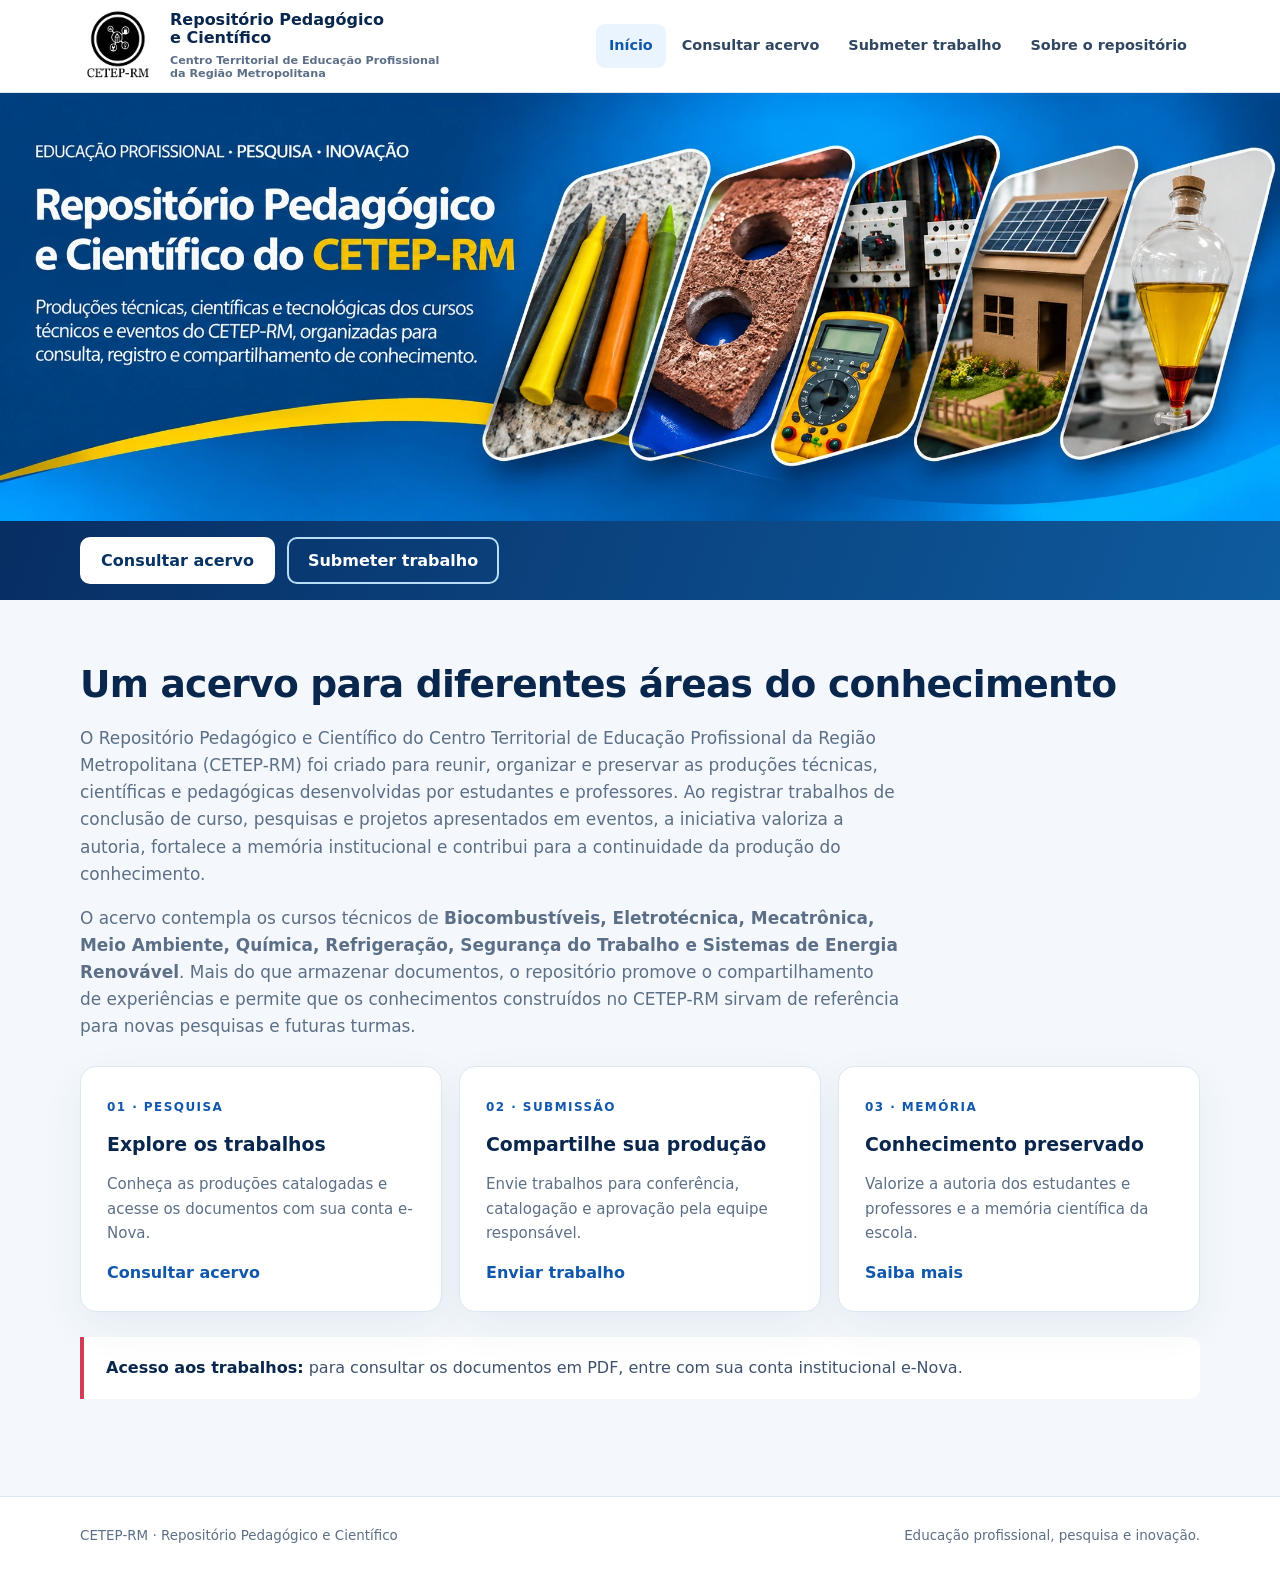
<file: index.html>
<!doctype html><html lang="pt-BR"><head><meta charset="utf-8"><meta name="viewport" content="width=device-width,initial-scale=1"><meta name="theme-color" content="#09264d"><meta name="description" content="Portal do acervo pedagógico e científico do CETEP-RM."><title>Início | Repositório CETEP-RM</title><link rel="stylesheet" href="assets/style.css?v=20261116-hero-mobile-fix"><link rel="icon" href="assets/logo-cetep-rm-original.png" type="image/png"></head><body><a class="skip-link" href="#conteudo">Ir ao conteúdo</a>
<header class="header"><div class="container header-inner">
<a class="brand" href="index.html" aria-label="Repositório Pedagógico e Científico do CETEP-RM">
<img class="brand__logo" src="assets/logo-cetep-rm-original.png" alt="Logo oficial do CETEP-RM" width="74" height="74">
<span class="brand__text"><strong class="brand__name">Repositório Pedagógico<br>e Científico</strong><small class="brand__sub">Centro Territorial de Educação Profissional<br>da Região Metropolitana</small></span></a>
<button type="button" class="menu-button" data-menu-button aria-expanded="false" aria-controls="nav-principal">Menu</button>
<nav class="nav" id="nav-principal" data-nav aria-label="Menu principal">
<a href="index.html" aria-current="page">Início</a>
<a href="consultar.html">Consultar acervo</a>
<a href="submeter.html">Submeter trabalho</a>
<a href="sobre.html">Sobre o repositório</a>
</nav></div></header><main id="conteudo"><section class="hero-banner" aria-labelledby="titulo-repositorio">
<img class="hero-banner__image" src="assets/banner-cetep-rm-final.webp" alt="Representação das áreas de Química, Eletrotécnica, Mecatrônica, Meio Ambiente e energias renováveis" width="2170" height="725" loading="eager" fetchpriority="high" decoding="async">
<div class="hero-banner__actions">
  <div class="container hero-banner__actions-inner">
    <div class="hero-banner__mobile-copy">
      <h1 id="titulo-repositorio">Repositório Pedagógico e Científico do CETEP-RM</h1>
      <p>Produções técnicas, científicas e tecnológicas da nossa comunidade escolar.</p>
    </div>
    <div class="hero-banner__buttons">
      <a href="consultar.html" class="button button--white">Consultar acervo</a>
      <a href="submeter.html" class="button button--outline">Submeter trabalho</a>
    </div>
  </div>
</div>
</section>
<section class="section"><div class="container"><h2>Um acervo para diferentes áreas do conhecimento</h2><p class="lead">O Repositório Pedagógico e Científico do Centro Territorial de Educação Profissional da Região Metropolitana (CETEP-RM) foi criado para reunir, organizar e preservar as produções técnicas, científicas e pedagógicas desenvolvidas por estudantes e professores. Ao registrar trabalhos de conclusão de curso, pesquisas e projetos apresentados em eventos, a iniciativa valoriza a autoria, fortalece a memória institucional e contribui para a continuidade da produção do conhecimento.</p><p class="lead">O acervo contempla os cursos técnicos de <strong>Biocombustíveis, Eletrotécnica, Mecatrônica, Meio Ambiente, Química, Refrigeração, Segurança do Trabalho e Sistemas de Energia Renovável</strong>. Mais do que armazenar documentos, o repositório promove o compartilhamento de experiências e permite que os conhecimentos construídos no CETEP-RM sirvam de referência para novas pesquisas e futuras turmas.</p><div class="cards"><article class="card"><span class="ordinal">01 · PESQUISA</span><h3>Explore os trabalhos</h3><p>Conheça as produções catalogadas e acesse os documentos com sua conta e-Nova.</p><a href="consultar.html">Consultar acervo</a></article><article class="card"><span class="ordinal">02 · SUBMISSÃO</span><h3>Compartilhe sua produção</h3><p>Envie trabalhos para conferência, catalogação e aprovação pela equipe responsável.</p><a href="submeter.html">Enviar trabalho</a></article><article class="card"><span class="ordinal">03 · MEMÓRIA</span><h3>Conhecimento preservado</h3><p>Valorize a autoria dos estudantes e professores e a memória científica da escola.</p><a href="sobre.html">Saiba mais</a></article></div><div class="notice"><strong>Acesso aos trabalhos:</strong> para consultar os documentos em PDF, entre com sua conta institucional e-Nova.</div></div></section></main><footer class="footer"><div class="container footer-inner"><span>CETEP-RM · Repositório Pedagógico e Científico</span><span>Educação profissional, pesquisa e inovação.</span></div></footer>
<script src="assets/config.js"></script><script src="assets/app.js"></script></body></html>
</file>
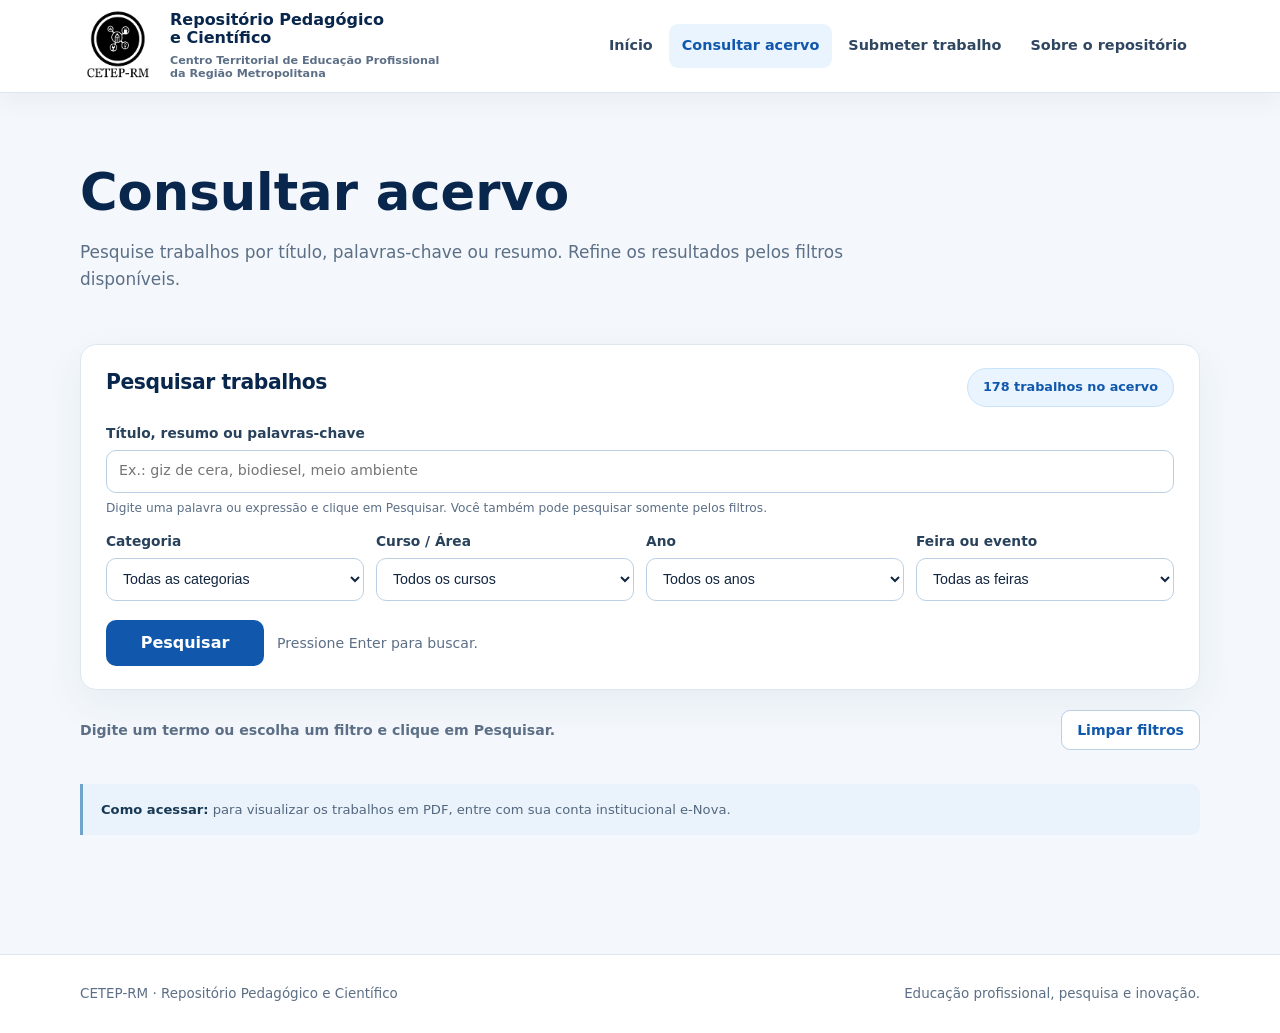
<file: consultar.html>
<!doctype html><html lang="pt-BR"><head><meta charset="utf-8"><meta name="viewport" content="width=device-width,initial-scale=1"><meta name="theme-color" content="#09264d"><meta name="description" content="Consulte trabalhos e produções científicas do CETEP-RM pelo catálogo institucional e-Nova."><title>Consultar acervo | Repositório CETEP-RM</title><link rel="stylesheet" href="assets/style.css?v=20261117-titulos-ajustados2"><link rel="icon" href="assets/logo-cetep-rm-original.png" type="image/png"></head><body><a class="skip-link" href="#conteudo">Ir ao conteúdo</a>
<header class="header"><div class="container header-inner">
<a class="brand" href="index.html" aria-label="Repositório Pedagógico e Científico do CETEP-RM">
<img class="brand__logo" src="assets/logo-cetep-rm-original.png" alt="Logo oficial do CETEP-RM" width="74" height="74">
<span class="brand__text"><strong class="brand__name">Repositório Pedagógico<br>e Científico</strong><small class="brand__sub">Centro Territorial de Educação Profissional<br>da Região Metropolitana</small></span></a>
<button type="button" class="menu-button" data-menu-button aria-expanded="false" aria-controls="nav-principal">Menu</button>
<nav class="nav" id="nav-principal" data-nav aria-label="Menu principal">
<a href="index.html">Início</a>
<a href="consultar.html" aria-current="page">Consultar acervo</a>
<a href="submeter.html">Submeter trabalho</a>
<a href="sobre.html">Sobre o repositório</a>
</nav></div></header><main id="conteudo">
<section class="page-heading"><div class="container"><h1>Consultar acervo</h1><p class="lead">Pesquise trabalhos por título, palavras-chave ou resumo. Refine os resultados pelos filtros disponíveis.</p></div></section>
<section class="section" style="padding-top:12px"><div class="container">
<section class="panel catalog-panel" aria-labelledby="filtros-titulo">
<div class="catalog-heading"><div><h2 id="filtros-titulo">Pesquisar trabalhos</h2></div><span class="catalog-total" id="total-publicado" aria-label="Número de trabalhos catalogados">Carregando…</span></div>
<form id="form-busca" role="search" autocomplete="off">
<div class="catalog-controls">
<div class="catalog-field catalog-field--search"><label for="busca">Título, resumo ou palavras-chave</label><input type="search" id="busca" name="busca" placeholder="Ex.: giz de cera, biodiesel, meio ambiente" aria-describedby="busca-ajuda"><small id="busca-ajuda">Digite uma palavra ou expressão e clique em Pesquisar. Você também pode pesquisar somente pelos filtros.</small></div>
<div class="catalog-field"><label for="categoria">Categoria</label><select id="categoria" name="categoria"><option value="">Todas as categorias</option></select></div>
<div class="catalog-field"><label for="curso">Curso / Área</label><select id="curso" name="curso"><option value="">Todos os cursos</option></select></div>
<div class="catalog-field"><label for="ano">Ano</label><select id="ano" name="ano"><option value="">Todos os anos</option></select></div>
<div class="catalog-field"><label for="evento">Feira ou evento</label><select id="evento" name="evento"><option value="">Todas as feiras</option></select></div>
</div>
<div class="catalog-actions"><button type="submit" id="pesquisar-trabalhos" class="button button--blue catalog-search-button">Pesquisar</button><span class="subtle">Pressione Enter para buscar.</span></div>
</form></section>
<div class="catalog-results-head"><p id="resumo-busca" role="status" aria-live="polite">Digite um termo ou selecione pelo menos um filtro e clique em Pesquisar.</p><button type="button" id="limpar-filtros" class="catalog-clear">Limpar filtros</button></div>
<section id="resultados" class="catalog-results" aria-label="Resultados da pesquisa" aria-busy="false"></section>
<div class="catalog-note"><strong>Como acessar:</strong> para visualizar os trabalhos em PDF, entre com sua conta institucional e-Nova.</div>
</div></section></main><footer class="footer"><div class="container footer-inner"><span>CETEP-RM · Repositório Pedagógico e Científico</span><span>Educação profissional, pesquisa e inovação.</span></div></footer>
<script src="assets/config.js"></script><script src="assets/app.js"></script><script src="assets/busca.js?v=20261115-resumos2" defer></script></body></html>
</file>
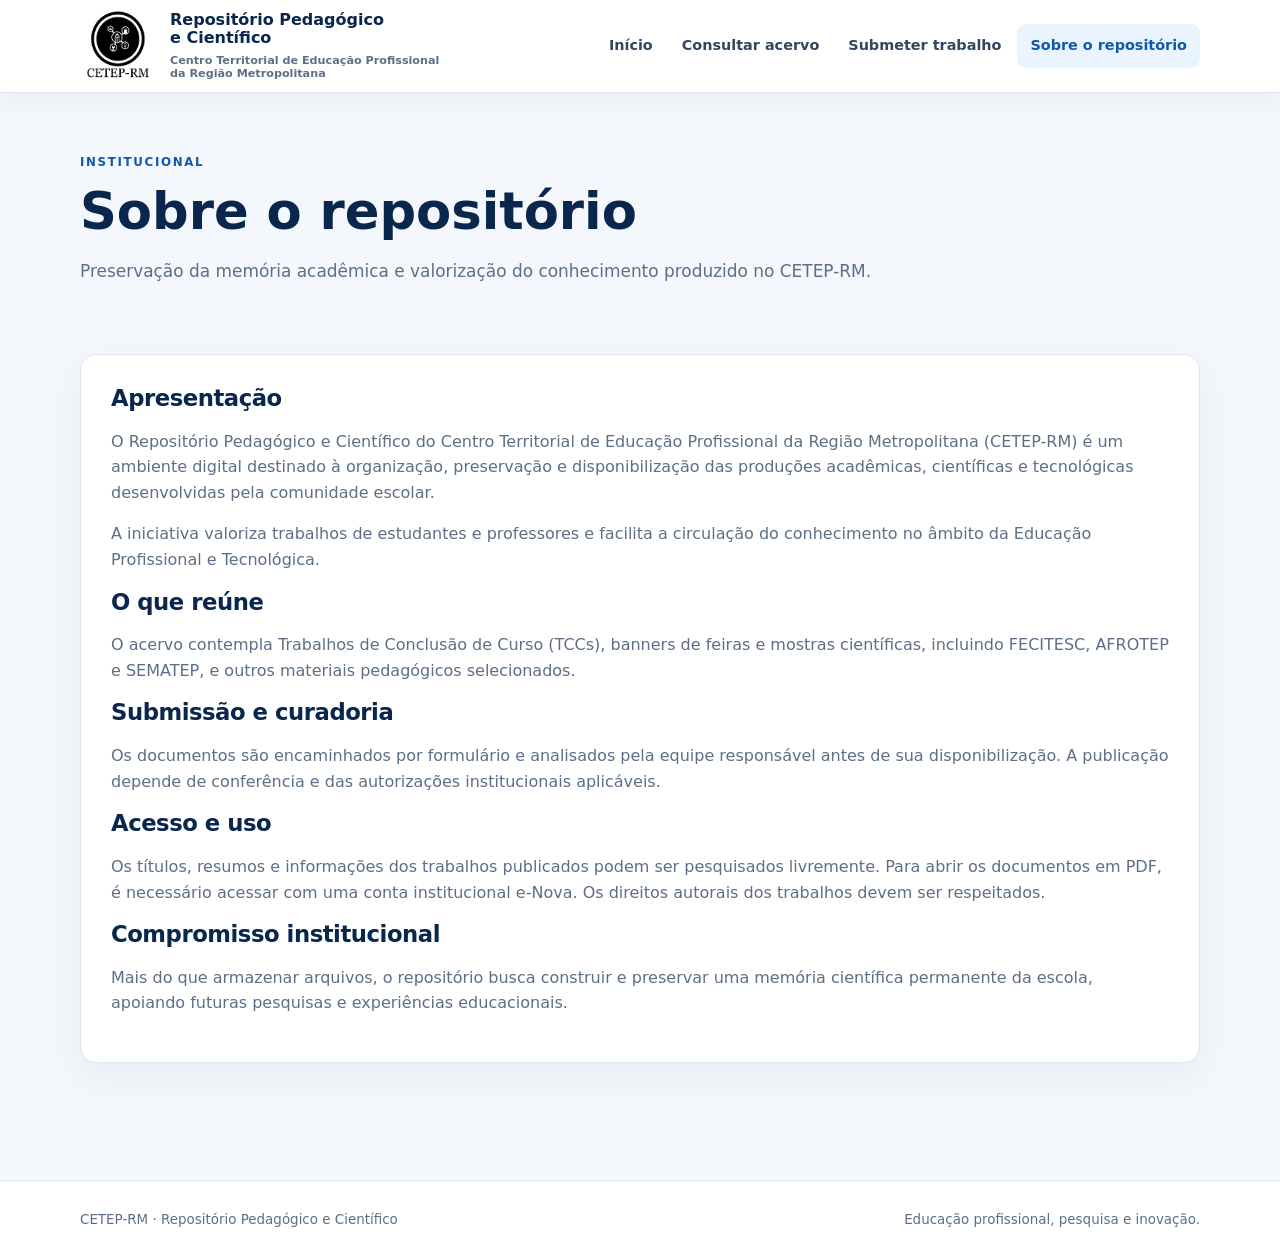
<file: sobre.html>
<!doctype html><html lang="pt-BR"><head><meta charset="utf-8"><meta name="viewport" content="width=device-width,initial-scale=1"><meta name="theme-color" content="#09264d"><meta name="description" content="Conheça a finalidade e as regras de acesso do Repositório Pedagógico e Científico do CETEP-RM."><title>Sobre o repositório | Repositório CETEP-RM</title><link rel="stylesheet" href="assets/style.css?v=20261115-banner-final3"><link rel="icon" href="assets/logo-cetep-rm-original.png" type="image/png"></head><body><a class="skip-link" href="#conteudo">Ir ao conteúdo</a>
<header class="header"><div class="container header-inner">
<a class="brand" href="index.html" aria-label="Repositório Pedagógico e Científico do CETEP-RM">
<img class="brand__logo" src="assets/logo-cetep-rm-original.png" alt="Logo oficial do CETEP-RM" width="74" height="74">
<span class="brand__text"><strong class="brand__name">Repositório Pedagógico<br>e Científico</strong><small class="brand__sub">Centro Territorial de Educação Profissional<br>da Região Metropolitana</small></span></a>
<button type="button" class="menu-button" data-menu-button aria-expanded="false" aria-controls="nav-principal">Menu</button>
<nav class="nav" id="nav-principal" data-nav aria-label="Menu principal">
<a href="index.html">Início</a>
<a href="consultar.html">Consultar acervo</a>
<a href="submeter.html">Submeter trabalho</a>
<a href="sobre.html" aria-current="page">Sobre o repositório</a>
</nav></div></header><main id="conteudo"><section class="page-heading"><div class="container"><div class="eyebrow" style="color:#1158ac">Institucional</div><h1>Sobre o repositório</h1><p class="lead">Preservação da memória acadêmica e valorização do conhecimento produzido no CETEP-RM.</p></div></section><section class="section" style="padding-top:10px"><div class="container"><article class="panel"><h2>Apresentação</h2><p>O Repositório Pedagógico e Científico do Centro Territorial de Educação Profissional da Região Metropolitana (CETEP-RM) é um ambiente digital destinado à organização, preservação e disponibilização das produções acadêmicas, científicas e tecnológicas desenvolvidas pela comunidade escolar.</p><p>A iniciativa valoriza trabalhos de estudantes e professores e facilita a circulação do conhecimento no âmbito da Educação Profissional e Tecnológica.</p><h2>O que reúne</h2><p>O acervo contempla Trabalhos de Conclusão de Curso (TCCs), banners de feiras e mostras científicas, incluindo FECITESC, AFROTEP e SEMATEP, e outros materiais pedagógicos selecionados.</p><h2>Submissão e curadoria</h2><p>Os documentos são encaminhados por formulário e analisados pela equipe responsável antes de sua disponibilização. A publicação depende de conferência e das autorizações institucionais aplicáveis.</p><h2>Acesso e uso</h2><p>Os títulos, resumos e informações dos trabalhos publicados podem ser pesquisados livremente. Para abrir os documentos em PDF, é necessário acessar com uma conta institucional e-Nova. Os direitos autorais dos trabalhos devem ser respeitados.</p><h2>Compromisso institucional</h2><p>Mais do que armazenar arquivos, o repositório busca construir e preservar uma memória científica permanente da escola, apoiando futuras pesquisas e experiências educacionais.</p></article></div></section></main><footer class="footer"><div class="container footer-inner"><span>CETEP-RM · Repositório Pedagógico e Científico</span><span>Educação profissional, pesquisa e inovação.</span></div></footer>
<script src="assets/config.js"></script><script src="assets/app.js"></script></body></html>
</file>
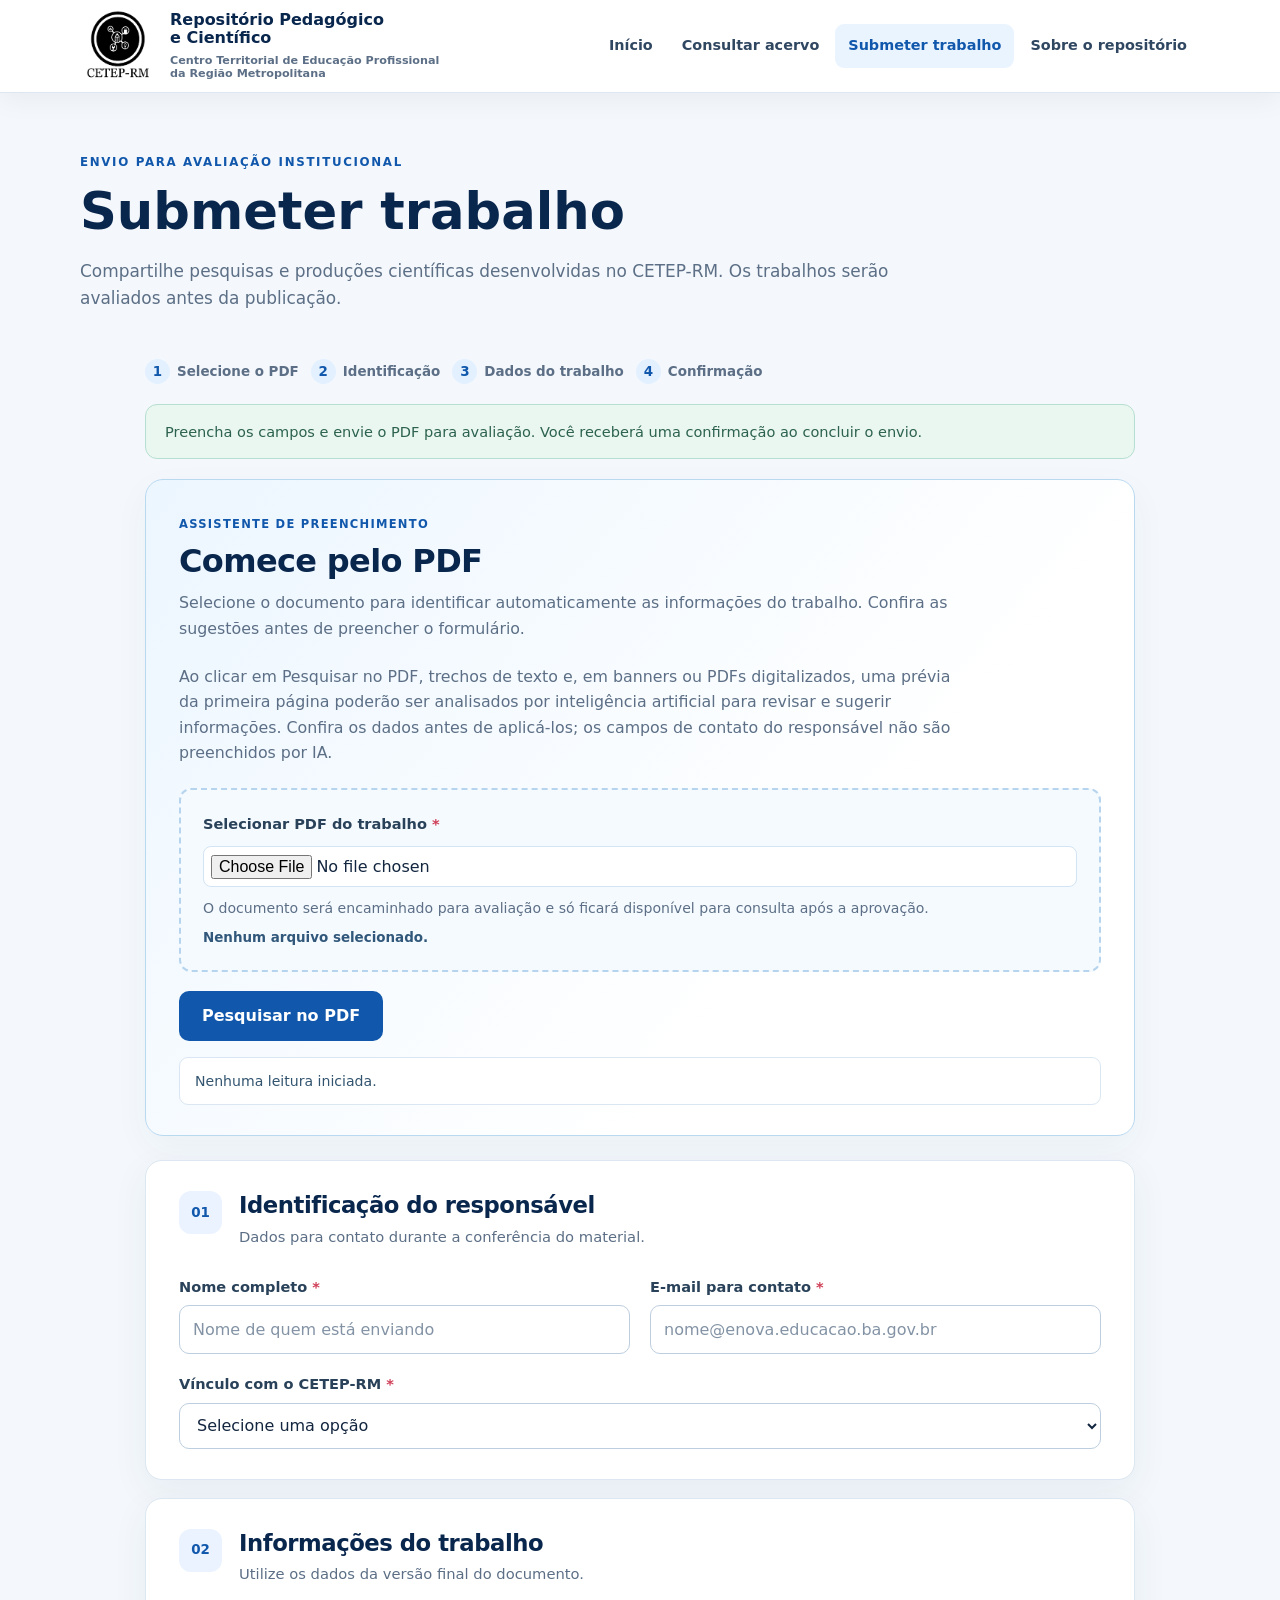
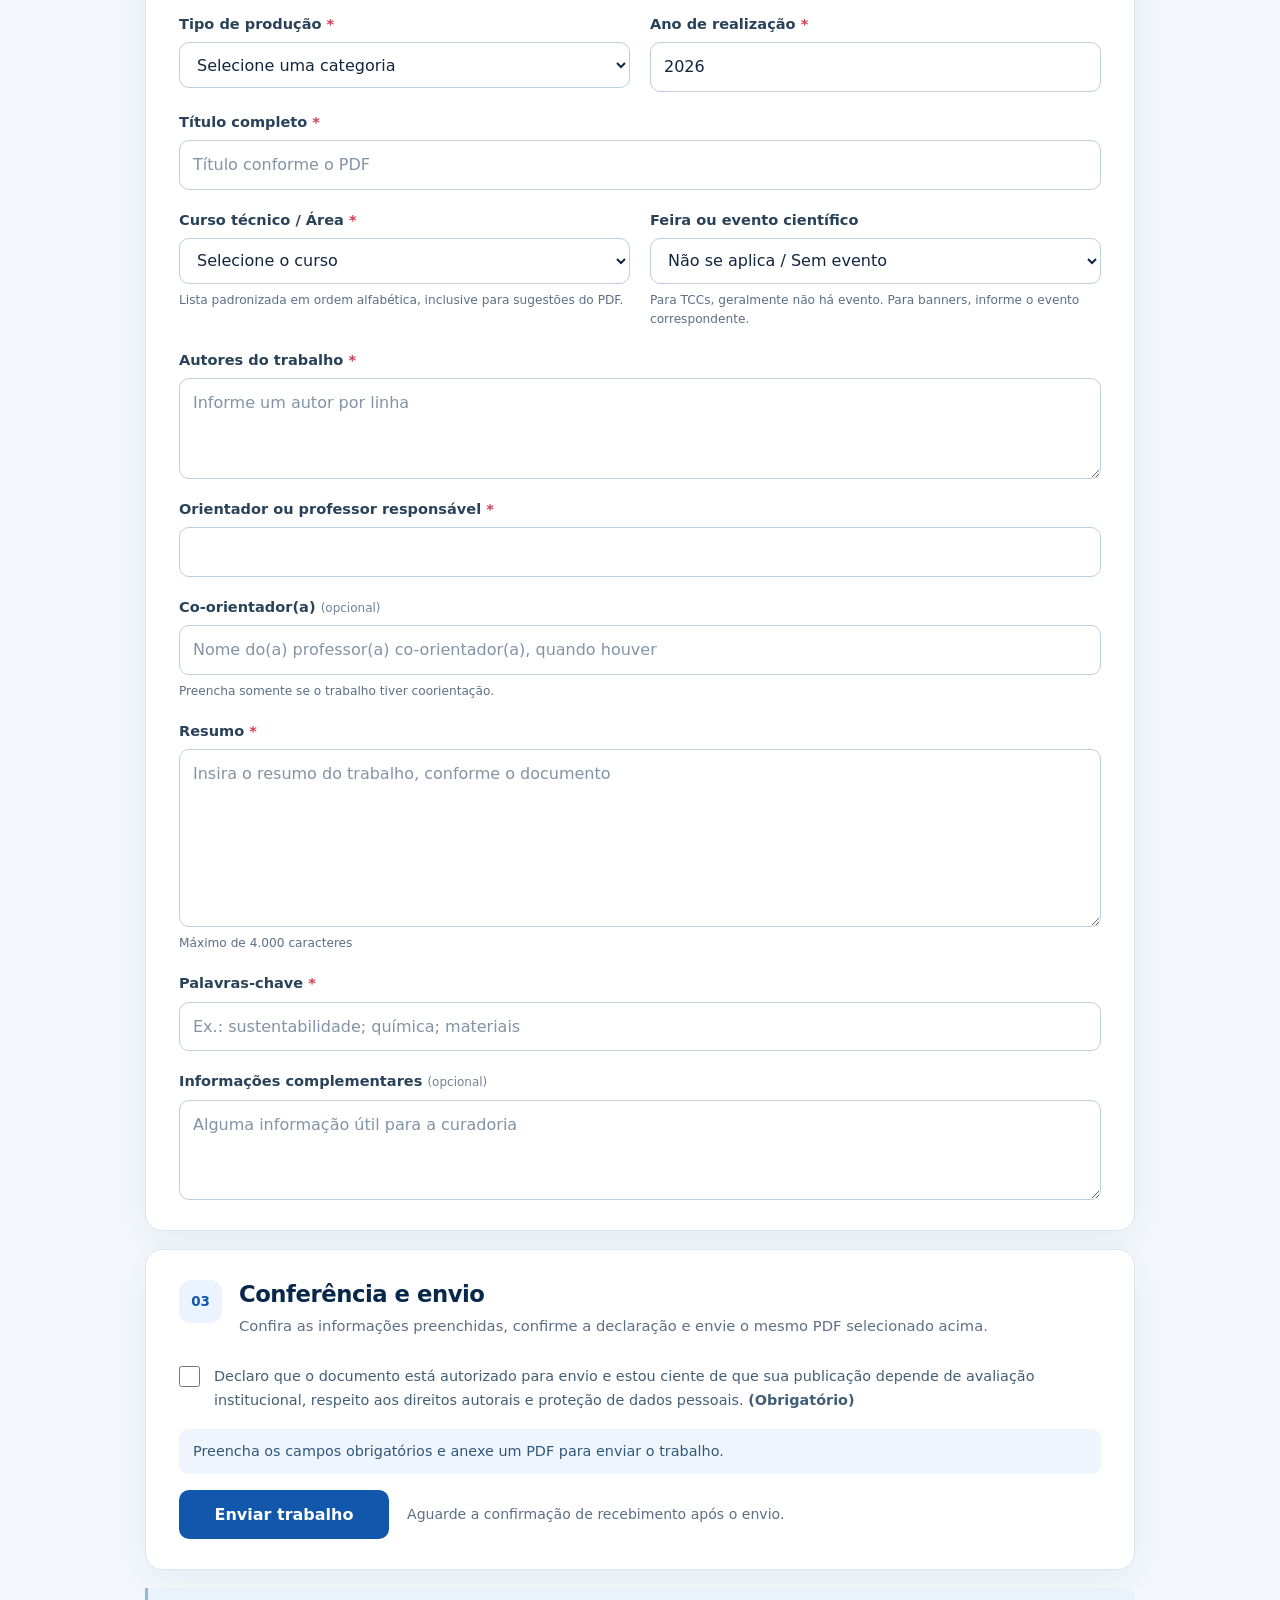
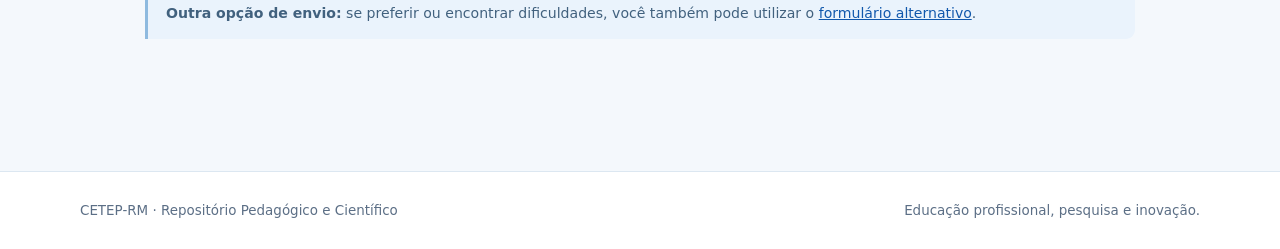
<file: submeter.html>
<!doctype html><html lang="pt-BR"><head><meta charset="utf-8"><meta name="viewport" content="width=device-width,initial-scale=1"><meta name="theme-color" content="#09264d"><meta name="description" content="Envie trabalhos pedagógicos e científicos para o repositório CETEP-RM."><title>Submeter trabalho | Repositório CETEP-RM</title><link rel="stylesheet" href="assets/style.css?v=20261117-titulos-compactos"><link rel="icon" href="assets/logo-cetep-rm-original.png" type="image/png"></head><body><a class="skip-link" href="#conteudo">Ir ao conteúdo</a>
<header class="header"><div class="container header-inner">
<a class="brand" href="index.html" aria-label="Repositório Pedagógico e Científico do CETEP-RM">
<img class="brand__logo" src="assets/logo-cetep-rm-original.png" alt="Logo oficial do CETEP-RM" width="74" height="74">
<span class="brand__text"><strong class="brand__name">Repositório Pedagógico<br>e Científico</strong><small class="brand__sub">Centro Territorial de Educação Profissional<br>da Região Metropolitana</small></span></a>
<button type="button" class="menu-button" data-menu-button aria-expanded="false" aria-controls="nav-principal">Menu</button>
<nav class="nav" id="nav-principal" data-nav aria-label="Menu principal">
<a href="index.html">Início</a>
<a href="consultar.html">Consultar acervo</a>
<a href="submeter.html" aria-current="page">Submeter trabalho</a>
<a href="sobre.html">Sobre o repositório</a>
</nav></div></header><main id="conteudo">
<section class="page-heading"><div class="container"><div class="eyebrow" style="color:#1158ac">Envio para avaliação institucional</div>
<h1>Submeter trabalho</h1>
<p class="lead">Compartilhe pesquisas e produções científicas desenvolvidas no CETEP-RM. Os trabalhos serão avaliados antes da publicação.</p>
</div></section>
<section class="section" style="padding-top:8px"><div class="container submission-container">
<div class="submission-intro">
<div class="submission-steps" aria-label="Etapas do envio"><span><b>1</b> Selecione o PDF</span><span><b>2</b> Identificação</span><span><b>3</b> Dados do trabalho</span><span><b>4</b> Confirmação</span></div>
<div id="aviso-integracao" class="submission-notice" role="status" aria-live="polite">
Preencha os dados do trabalho e anexe o PDF. Se preferir, utilize o <a href="https://forms.gle/a8Pf7tfMcteJvhjP8" target="_blank" rel="noopener noreferrer">formulário alternativo</a>.
</div>
</div>
<form id="form-submissao" method="POST" action="" target="_self" accept-charset="UTF-8" enctype="application/x-www-form-urlencoded" novalidate>
<section class="submission-assistant" aria-labelledby="assistente-titulo">
  <div class="submission-assistant__top">
    <span class="submission-assistant__label">ASSISTENTE DE PREENCHIMENTO</span>
    <h2 id="assistente-titulo">Comece pelo PDF</h2>
    <p>Selecione o documento para identificar automaticamente as informações do trabalho. Confira as sugestões antes de preencher o formulário.</p><p class="subtle">Ao clicar em Pesquisar no PDF, trechos de texto e, em banners ou PDFs digitalizados, uma prévia da primeira página poderão ser analisados por inteligência artificial para revisar e sugerir informações. Confira os dados antes de aplicá-los; os campos de contato do responsável não são preenchidos por IA.</p>
  </div>
  <div class="submission-upload"><label for="arquivoPdf">Selecionar PDF do trabalho <span aria-hidden="true">*</span></label><input id="arquivoPdf" type="file" accept=".pdf,application/pdf" required aria-describedby="ajuda-pdf"><p id="ajuda-pdf" class="subtle">O documento será encaminhado para avaliação e só ficará disponível para consulta após a aprovação.</p><p id="arquivo-info" class="submission-file-info" aria-live="polite">Nenhum arquivo selecionado.</p></div>
  <div class="submission-assistant__actions">
    <button type="button" class="button button--blue" id="identificar-pdf">Pesquisar no PDF</button>
  </div>
  <p id="extracao-status" class="submission-assistant__status" role="status" aria-live="polite">Nenhuma leitura iniciada.</p>
  <section id="revisao-sugestoes" class="submission-suggestions" hidden aria-labelledby="titulo-sugestoes">
    <h3 id="titulo-sugestoes">Confira as informações encontradas</h3>
    <p class="subtle">Marque os campos que deseja preencher. As sugestões não substituem a revisão humana.</p>
    <div id="lista-sugestoes" class="submission-suggestions__list"></div>
    <button type="button" id="aplicar-sugestoes" class="button button--blue">Aplicar campos selecionados</button>
  </section>
</section>

<section class="submission-section" aria-labelledby="sec-identificacao">
<div class="submission-section-head"><span class="submission-number">01</span><div><h2 id="sec-identificacao">Identificação do responsável</h2><p>Dados para contato durante a conferência do material.</p></div></div>
<div class="submission-grid">
<div class="submission-field"><label for="nomeResponsavel">Nome completo <span aria-hidden="true">*</span></label><input id="nomeResponsavel" name="nomeResponsavel" type="text" maxlength="160" autocomplete="name" required placeholder="Nome de quem está enviando"></div>
<div class="submission-field"><label for="emailContato">E-mail para contato <span aria-hidden="true">*</span></label><input id="emailContato" name="emailContato" type="email" maxlength="180" autocomplete="email" required placeholder="nome@enova.educacao.ba.gov.br"></div>
<div class="submission-field submission-field--full"><label for="vinculo">Vínculo com o CETEP-RM <span aria-hidden="true">*</span></label><select id="vinculo" name="vinculo" required><option value="">Selecione uma opção</option><option>Professor(a)</option><option>Estudante</option><option>Egresso(a)</option><option>Outro vínculo institucional</option></select></div>
</div>
</section>
<section class="submission-section" aria-labelledby="sec-trabalho">
<div class="submission-section-head"><span class="submission-number">02</span><div><h2 id="sec-trabalho">Informações do trabalho</h2><p>Utilize os dados da versão final do documento.</p></div></div>
<div class="submission-grid">
<div class="submission-field"><label for="categoria">Tipo de produção <span aria-hidden="true">*</span></label><select id="categoria" name="categoria" required><option value="">Selecione uma categoria</option><option value="Trabalho de Conclusão de Curso (TCC)">Trabalho de Conclusão de Curso (TCC)</option><option value="Banner de pesquisa">Banner de pesquisa</option></select></div>
<div class="submission-field"><label for="ano">Ano de realização <span aria-hidden="true">*</span></label><input id="ano" name="ano" type="number" min="2000" max="2100" step="1" inputmode="numeric" value="2026" required></div>
<div class="submission-field submission-field--full"><label for="titulo">Título completo <span aria-hidden="true">*</span></label><input id="titulo" name="titulo" type="text" maxlength="250" required placeholder="Título conforme o PDF"></div>
<div class="submission-field"><label for="curso">Curso técnico / Área <span aria-hidden="true">*</span></label>
<select id="curso" name="curso" required>
  <option value="">Selecione o curso</option>
  <option>Biocombustíveis</option>
  <option>Eletrotécnica</option>
  <option>Mecatrônica</option>
  <option>Meio Ambiente</option>
  <option>Química</option>
  <option>Refrigeração</option>
  <option>Segurança do Trabalho</option>
  <option>Sistemas de Energia Renovável</option>
</select><small>Lista padronizada em ordem alfabética, inclusive para sugestões do PDF.</small></div>
<div class="submission-field"><label for="evento">Feira ou evento científico</label>
<select id="evento" name="evento">
  <option value="">Não se aplica / Sem evento</option>
  <option value="FECITESC">FECITESC</option>
  <option value="AFROTEP">AFROTEP</option>
  <option value="SEMATEP">SEMATEP</option>
  <option value="__outros__">Outro evento (informar)</option>
</select><small>Para TCCs, geralmente não há evento. Para banners, informe o evento correspondente.</small></div>
<div class="submission-field submission-field--full" id="campo-outro-evento" hidden>
<label for="eventoOutro">Nome do outro evento</label>
<input id="eventoOutro" name="eventoOutro" type="text" maxlength="160" placeholder="Informe o nome da feira ou evento">
</div>
<div class="submission-field submission-field--full"><label for="autores">Autores do trabalho <span aria-hidden="true">*</span></label><textarea id="autores" name="autores" maxlength="1200" required rows="3" placeholder="Informe um autor por linha"></textarea></div>
<div class="submission-field submission-field--full"><label for="orientador">Orientador ou professor responsável <span aria-hidden="true">*</span></label><input id="orientador" name="orientador" type="text" maxlength="200" required></div>
<div class="submission-field submission-field--full"><label for="coorientador">Co-orientador(a) <span class="optional">(opcional)</span></label><input id="coorientador" name="coorientador" type="text" maxlength="200" placeholder="Nome do(a) professor(a) co-orientador(a), quando houver"><small>Preencha somente se o trabalho tiver coorientação.</small></div>
<div class="submission-field submission-field--full"><label for="resumo">Resumo <span aria-hidden="true">*</span></label><textarea id="resumo" name="resumo" rows="6" maxlength="4000" required placeholder="Insira o resumo do trabalho, conforme o documento"></textarea><small id="resumo-contador">Máximo de 4.000 caracteres</small></div>
<div class="submission-field submission-field--full"><label for="palavrasChave">Palavras-chave <span aria-hidden="true">*</span></label><input id="palavrasChave" name="palavrasChave" type="text" maxlength="400" required placeholder="Ex.: sustentabilidade; química; materiais"></div>
<div class="submission-field submission-field--full"><label for="complemento">Informações complementares <span class="optional">(opcional)</span></label><textarea id="complemento" name="complemento" rows="3" maxlength="1000" placeholder="Alguma informação útil para a curadoria"></textarea></div>
</div></section>
<section class="submission-section" aria-labelledby="sec-arquivo">
<div class="submission-section-head"><span class="submission-number">03</span><div><h2 id="sec-arquivo">Conferência e envio</h2><p>Confira as informações preenchidas, confirme a declaração e envie o mesmo PDF selecionado acima.</p></div></div>

<label class="submission-consent"><input type="checkbox" id="aceite" name="aceite" value="sim" required><span>Declaro que o documento está autorizado para envio e estou ciente de que sua publicação depende de avaliação institucional, respeito aos direitos autorais e proteção de dados pessoais. <strong>(Obrigatório)</strong></span></label>
<p class="submission-status" id="envio-status" role="status" aria-live="polite">Preencha os campos e selecione o PDF para iniciar a submissão.</p>
<input type="hidden" name="metadados" id="metadados"><input type="hidden" name="arquivoBase64" id="arquivoBase64">
<div class="submission-actions"><button id="enviar-trabalho" class="button button--blue" type="submit" disabled>Enviar trabalho</button><p class="subtle">Aguarde a confirmação de recebimento após o envio.</p></div>
</section>
</form>
<div class="submission-bottom"><strong>Outra opção de envio:</strong> se preferir ou encontrar dificuldades, você também pode utilizar o <a href="https://forms.gle/a8Pf7tfMcteJvhjP8" data-form-url target="_blank" rel="noopener noreferrer">formulário alternativo</a>.</div>
</div></section></main><footer class="footer"><div class="container footer-inner"><span>CETEP-RM · Repositório Pedagógico e Científico</span><span>Educação profissional, pesquisa e inovação.</span></div></footer>
<script src="assets/config.js?v=20261117-revisao-visual"></script><script src="assets/app.js?v=20261115-visitante2"></script><script src="assets/dicionarios.js?v=20261115-oficiais"></script><script src="assets/submissao.js?v=20261115-visitante2" defer></script><script type="module" src="assets/leitura-pdf.js?v=20261117-revisao-visual"></script></body></html>
</file>
<file: assets/style.css>
:root{--navy:#09264d;--blue:#1158ac;--sky:#28b4e0;--ink:#13263f;--muted:#5c6f86;--line:#dce7f1;--paper:#fff;--wash:#f4f8fc;--red:#cf3e56}
*{box-sizing:border-box}html{scroll-behavior:smooth}body{margin:0;background:var(--wash);color:var(--ink);font:16px/1.6 system-ui,-apple-system,"Segoe UI",Roboto,Arial,sans-serif}
a{color:var(--blue)}img{max-width:100%;display:block}button,input{font:inherit}a:focus-visible,button:focus-visible{outline:3px solid #5cc7ff;outline-offset:3px}
.container{width:min(1120px,calc(100% - 36px));margin:auto}.skip-link{position:absolute;top:-90px;left:8px;padding:10px;background:white;z-index:40}.skip-link:focus{top:8px}
.header{background:var(--paper);border-bottom:1px solid var(--line);position:sticky;top:0;z-index:20;box-shadow:0 7px 26px rgba(8,28,56,.05)}
.header-inner{min-height:80px;display:flex;align-items:center;gap:20px;justify-content:space-between}.brand{display:flex;align-items:center;gap:13px;min-width:0;text-decoration:none}.brand__logo{width:62px;height:62px;object-fit:contain;flex-shrink:0;background:#fff}.brand__name{display:block;color:var(--navy);font-size:1rem;font-weight:800;line-height:1.15}.brand__sub{display:block;font-size:.72rem;color:var(--muted);font-weight:650;margin-top:5px}
.nav{display:flex;align-items:center;gap:3px}.nav a{text-decoration:none;color:#304761;padding:10px 13px;border-radius:9px;font-size:.9rem;font-weight:650;white-space:nowrap}.nav a[aria-current="page"],.nav a:hover{color:var(--blue);background:#eaf4ff}.menu-button{display:none;background:white;border:1px solid #cdddec;color:var(--navy);border-radius:10px;padding:9px 14px;font-weight:700;cursor:pointer}
.hero{position:relative;isolation:isolate;min-height:420px;overflow:hidden;background:linear-gradient(115deg,#062653,#0954a0 55%,#17a7d6);color:white}.hero:after{content:"";position:absolute;inset:auto -10% -210px 30%;height:350px;border-radius:50%;background:linear-gradient(90deg,#3dbfea77,#b6f5ff44);transform:rotate(-8deg);z-index:-1}.hero-art{position:absolute;inset:0 0 0 auto;width:min(55%,650px);opacity:.65;z-index:-1;overflow:hidden}.hero-art svg{height:100%;width:100%;object-fit:cover}.hero-content{padding:72px 0 76px;max-width:695px}.eyebrow{color:#d6f5ff;font-size:.74rem;letter-spacing:.14em;text-transform:uppercase;font-weight:800}.hero h1{font-size:clamp(2.25rem,5vw,4.4rem);line-height:1.08;letter-spacing:-.035em;margin:18px 0 20px}.hero p{color:#e7f4ff;font-size:1.09rem;max-width:570px;margin:0}.btn-row{display:flex;flex-wrap:wrap;gap:13px;margin-top:27px}.button{min-height:46px;padding:10px 21px;border-radius:10px;border:2px solid transparent;display:inline-flex;align-items:center;justify-content:center;gap:9px;font-weight:750;text-decoration:none;transition:transform .2s,background-color .2s}.button:hover{transform:translateY(-1px)}.button--white{background:white;color:var(--navy)}.button--outline{color:white;border-color:#b6dcf5;background:#0a418260}.button--blue{background:var(--blue);color:white}.button--blue:hover{background:#0b468b}
.section{padding:62px 0}.section h2{font-size:clamp(1.5rem,3.4vw,2.35rem);color:var(--navy);line-height:1.22;letter-spacing:-.02em;margin:0 0 14px}.lead{color:var(--muted);font-size:1.06rem;max-width:820px}.cards{display:grid;grid-template-columns:repeat(3,minmax(0,1fr));gap:17px;margin-top:26px}.card{border:1px solid var(--line);border-radius:16px;background:white;padding:26px;box-shadow:0 15px 42px #153b6410}.card .ordinal{font-size:.75rem;color:var(--blue);font-weight:850;letter-spacing:.12em}.card h3{font-size:1.18rem;line-height:1.35;color:var(--navy);margin:13px 0 9px}.card p{color:var(--muted);font-size:.94rem}.card a{font-weight:750;text-decoration:none}.card a:hover{text-decoration:underline}
.page-heading{padding:60px 0 22px}.page-heading h1{font-size:clamp(2.1rem,4.2vw,3.2rem);line-height:1.15;margin:10px 0 15px;color:var(--navy)}.panel{background:white;border:1px solid var(--line);padding:30px;border-radius:16px;box-shadow:0 14px 40px #153b6410;margin:20px 0}.panel h2{font-size:1.42rem;margin:0 0 10px;color:var(--navy)}.panel p{color:var(--muted)}.panel p strong{color:var(--ink)}.panel li{margin:8px 0}.notice{border-left:4px solid var(--red);background:#fff;padding:18px 22px;margin-top:25px;border-radius:0 12px 12px 0;color:#3e526d}.notice strong{color:var(--navy)}.subtle{font-size:.88rem;color:var(--muted)}
.footer{background:white;border-top:1px solid var(--line);padding:28px 0;margin-top:35px}.footer-inner{display:flex;justify-content:space-between;gap:18px;color:var(--muted);font-size:.84rem}
@media(max-width:850px){.menu-button{display:block}.nav{display:none;flex-direction:column;align-items:stretch;gap:4px;position:absolute;top:100%;left:0;right:0;padding:15px 20px;background:white;border-bottom:1px solid var(--line);box-shadow:0 16px 26px #092b571d}.nav.is-open{display:flex}.nav a{display:block}.cards{grid-template-columns:repeat(2,minmax(0,1fr))}.hero-art{opacity:.35;width:90%}}
@media(max-width:600px){.container{width:min(100% - 28px,1120px)}.header-inner{min-height:72px}.brand{gap:9px}.brand__logo{width:47px;height:47px}.brand__name{font-size:.82rem}.brand__sub{font-size:.66rem}.hero{min-height:0}.hero-content{padding:60px 0}.hero h1{font-size:clamp(2rem,9vw,2.85rem)}.hero-art{opacity:.2}.btn-row,.button{width:100%}.cards{grid-template-columns:1fr}.section{padding:42px 0}.page-heading{padding:40px 0 10px}.panel{padding:21px}.footer-inner{display:grid;gap:8px}}
@media(prefers-reduced-motion:reduce){html{scroll-behavior:auto}.button{transition:none}}


/* Consulta ao acervo: filtros e cartões responsivos */
.catalog-panel {margin-top:0;margin-bottom:20px}
.catalog-heading{display:flex;justify-content:space-between;align-items:flex-start;gap:15px;margin-bottom:20px}
.catalog-heading h2{margin:2px 0 0}
.catalog-eyebrow{font-size:.72rem!important;letter-spacing:.1em;color:var(--blue)!important;font-weight:800;margin:0 0 6px!important}
.catalog-total{display:inline-block;background:#e9f4ff;color:#1158ac;border:1px solid #c8e4fa;border-radius:100px;padding:8px 15px;white-space:nowrap;font-size:.8rem;font-weight:800}
.catalog-controls{display:grid;grid-template-columns:repeat(12,minmax(0,1fr));gap:15px}
.catalog-field{grid-column:span 3;min-width:0;display:flex;flex-direction:column;gap:6px}
.catalog-field--search{grid-column:span 12}
.catalog-field label{font-size:.86rem;color:#29425c;font-weight:760}
.catalog-field input,.catalog-field select{width:100%;min-height:48px;padding:10px 12px;color:var(--ink);font-size:.96rem;line-height:1.4;border:1px solid #bbd0e4;border-radius:10px;background:#fff;outline:none}
.catalog-field input:focus,.catalog-field select:focus{border-color:var(--blue);box-shadow:0 0 0 3px #c2e3ff}
.catalog-field small{color:var(--muted);font-size:.76rem}
.catalog-results-head{display:flex;align-items:center;justify-content:space-between;gap:12px;margin:20px 0 15px}
.catalog-results-head p{color:var(--muted);font-weight:750;margin:0}
.catalog-clear{border:1px solid #b8cfe4;padding:8px 15px;background:white;color:var(--blue);font-size:.88rem;font-weight:740;border-radius:9px;cursor:pointer}
.catalog-clear:hover{background:#eff7ff}
.catalog-results{display:grid;grid-template-columns:repeat(2,minmax(0,1fr));gap:18px}
.catalog-card{display:flex;flex-direction:column;padding:25px;background:#fff;border:1px solid var(--line);border-radius:16px;box-shadow:0 10px 34px #153b6411;min-width:0}
.catalog-card__heading{display:flex;gap:10px;justify-content:space-between;align-items:center}
.catalog-tag{color:#104a83;background:#e9f4ff;border:1px solid #cfebfe;font-size:.75rem;font-weight:790;border-radius:8px;padding:4px 9px;max-width:70%;overflow:hidden;text-overflow:ellipsis;white-space:nowrap}
.catalog-year{color:var(--muted);font-size:.83rem;font-weight:750}
.catalog-card__title{color:var(--navy);font-size:1.16rem;line-height:1.42;margin:19px 0 12px;overflow-wrap:anywhere}
.catalog-card__meta{display:flex;flex-wrap:wrap;gap:8px 17px;font-size:.84rem;color:#475f78}
.catalog-card__keywords{font-size:.87rem;color:var(--muted);margin:14px 0 12px;overflow-wrap:anywhere}
.catalog-card__footer{margin-top:auto;padding-top:17px;display:flex;align-items:center;justify-content:space-between;gap:13px;border-top:1px solid var(--line);flex-wrap:wrap}
.catalog-id{font-size:.7rem;color:#647a8f;overflow-wrap:anywhere}
.catalog-document{padding:9px 14px;background:var(--blue);border-radius:9px;color:white;text-decoration:none;font-weight:760;font-size:.84rem;white-space:nowrap}
.catalog-document:hover{color:white;background:#0b468b}
.catalog-no-document{font-size:.78rem;color:var(--muted)}
.catalog-empty{grid-column:1/-1;display:block;text-align:center;background:white;border:1px dashed #b1c9df;border-radius:15px;padding:35px 20px;color:var(--muted)}
.catalog-empty h2{font-size:1.2rem;color:var(--navy)}
.catalog-note{font-size:.82rem;line-height:1.6;color:#53677f;margin:22px 0;padding:15px 18px;border-left:3px solid #6fa5cc;background:#eaf3fb;border-radius:0 9px 9px 0}
.catalog-note strong{color:#173954}
@media(max-width:880px){.catalog-field{grid-column:span 6}.catalog-results{grid-template-columns:1fr}}
@media(max-width:600px){.catalog-heading{display:block}.catalog-total{margin-top:12px}.catalog-field{grid-column:span 12}.catalog-results-head{align-items:flex-start}.catalog-card{padding:21px}.catalog-card__footer{align-items:flex-start}.catalog-id{font-size:.66rem}}

/* Logo oficial: arquivo original, sem recorte ou redesenho */
.brand__logo{width:74px;height:74px;max-width:none;flex:0 0 74px;object-fit:contain;padding:4px;border:1px solid #dae5ed;border-radius:50%;background:#fff}
@media(max-width:600px){.brand__logo{width:56px;height:56px;flex-basis:56px;padding:3px}.header-inner{min-height:76px}}

/* Ajuste de legibilidade da marca oficial sem alterar o PNG original. */
.header-inner{min-height:104px}
.brand__logo{width:100px;height:100px;flex:0 0 100px;border:0;border-radius:0;padding:0;object-fit:contain;background:transparent}
.brand__name{font-size:1.06rem}
@media(max-width:600px){
  .header-inner{min-height:79px}
  .brand__logo{width:74px;height:74px;flex:0 0 74px;padding:0}
  .brand__name{font-size:.88rem}
  .brand__sub{font-size:.65rem}
}


/* Etapa 1 — formulário institucional em GitHub Pages */
.submission-container{max-width:990px}
.submission-intro{margin-bottom:20px}
.submission-steps{display:flex;gap:12px;flex-wrap:wrap;margin-bottom:20px;color:var(--muted);font-size:.84rem;font-weight:700}
.submission-steps span{display:inline-flex;align-items:center;gap:7px}
.submission-steps b{display:inline-flex;width:25px;height:25px;border-radius:50%;background:#e2f0ff;color:var(--blue);align-items:center;justify-content:center}
.submission-notice{background:#fff9e8;border:1px solid #efdda2;border-radius:12px;padding:15px 19px;color:#72531a;font-size:.91rem}
.submission-notice a{font-weight:750}
.submission-notice--ready{background:#eaf6f0;border-color:#b6dfd0;color:#2c624f}
.submission-section{background:#fff;border:1px solid var(--line);border-radius:17px;box-shadow:0 11px 36px #153b6410;padding:30px 33px;margin:18px 0}
.submission-section-head{display:flex;align-items:flex-start;gap:17px;margin-bottom:26px}
.submission-section-head h2{font-size:1.42rem;color:var(--navy);line-height:1.26;margin:0 0 5px}
.submission-section-head p{font-size:.92rem;color:var(--muted);margin:0}
.submission-number{width:43px;height:43px;flex:0 0 43px;border-radius:12px;display:grid;place-items:center;font-weight:850;font-size:.84rem;background:#eaf3ff;color:var(--blue)}
.submission-grid{display:grid;grid-template-columns:repeat(2,minmax(0,1fr));gap:18px 20px}
.submission-field{display:flex;flex-direction:column;min-width:0;gap:7px}
.submission-field--full{grid-column:1/-1}
.submission-field label,.submission-upload label{display:block;font-size:.91rem;font-weight:750;color:#294259}
.submission-field label span[aria-hidden],.submission-upload label span[aria-hidden]{color:var(--red)}
.submission-field input,.submission-field select,.submission-field textarea{width:100%;border:1px solid #bdcedf;background:#fff;border-radius:10px;padding:11px 13px;line-height:1.5;font:inherit;color:var(--ink);min-height:46px;transition:border-color .16s,box-shadow .16s}
.submission-field textarea{resize:vertical}
.submission-field input:focus,.submission-field textarea:focus,.submission-field select:focus,.submission-upload input:focus{outline:none;border-color:#1267bd;box-shadow:0 0 0 3px #dceeff}
.submission-field input::placeholder,.submission-field textarea::placeholder{color:#8393a5}
.submission-field small{font-size:.76rem;color:var(--muted)}
.submission-field .optional{color:#708397;font-size:.75rem;font-weight:500}
.submission-upload{border:2px dashed #b6d4ed;background:#f5faff;border-radius:12px;padding:22px}
.submission-upload input{display:block;width:100%;margin:10px 0;padding:7px;border:1px solid #d3e4f5;background:white;border-radius:8px;max-width:100%}
.submission-upload p{margin:7px 0 0}
.submission-file-info{font-size:.84rem;font-weight:680;color:#31587b}
.submission-file-info--bad{color:#b3263c}
.submission-consent{display:flex;gap:14px;align-items:flex-start;margin:22px 0 14px;font-size:.9rem;color:#425e76;line-height:1.7}
.submission-consent input{width:21px;height:21px;flex:0 0 21px;accent-color:var(--blue);margin:2px 0 0}
.submission-status{font-size:.9rem;background:#eff5fc;color:#31587b;border-radius:9px;padding:11px 14px;margin:16px 0}
.submission-actions{display:flex;align-items:center;gap:18px;flex-wrap:wrap}
.submission-actions button{cursor:pointer;min-width:210px}
.submission-actions button:disabled{background:#9baebe;color:#fff;cursor:not-allowed;transform:none}
.submission-actions .subtle{margin:0;flex:1}
.submission-bottom{font-size:.88rem;margin:18px 0 35px;padding:14px 18px;border-left:3px solid #8ebadf;background:#eaf3fc;border-radius:0 9px 9px 0;color:#41617e}
@media(max-width:680px){
 .submission-section{padding:22px 18px;margin:13px 0;border-radius:14px}
 .submission-section-head{gap:11px;margin-bottom:20px}
 .submission-section-head h2{font-size:1.2rem}
 .submission-number{width:36px;height:36px;flex-basis:36px}
 .submission-grid{grid-template-columns:1fr;gap:17px}
 .submission-field{grid-column:1/-1}
 .submission-upload{padding:15px}
 .submission-actions button{width:100%}
 .submission-actions .subtle{width:100%}
 .submission-steps{font-size:.75rem;gap:7px 10px}
}


/* Assistente de preenchimento — PDF e análise de metadados */
.submission-assistant{background:linear-gradient(130deg,#ecf6ff,#fff 68%);border:1px solid #b9d9f1;border-radius:18px;padding:30px 33px;margin:8px 0 24px;box-shadow:0 12px 36px #163a5a0b}
.submission-assistant__top h2{color:var(--navy);font-size:clamp(1.5rem,3vw,2rem);line-height:1.2;margin:6px 0 10px}
.submission-assistant__top p{color:var(--muted);font-size:.99rem;max-width:790px;margin:0 0 23px}
.submission-assistant__label{color:var(--blue);font-size:.72rem;font-weight:850;letter-spacing:.11em}
.submission-assistant__actions{display:flex;flex-wrap:wrap;gap:12px;align-items:center;margin-top:19px}
.submission-assistant__actions button{cursor:pointer}
.submission-assistant__actions button:disabled{color:#7d91a2;border-color:#d0dce5;background:#e3eaf0;cursor:not-allowed;transform:none}
.submission-assistant__ai{background:#fff;border:1px solid #6394c5;color:#17538e}
.submission-assistant__ai:hover{background:#eaf5ff}
.submission-assistant__status{background:#fff;border:1px solid #dae7f3;border-radius:9px;padding:12px 15px;color:#32546f;font-size:.88rem;margin:16px 0 0}
.submission-consent--ia{background:#fff;border-radius:12px;padding:16px;outline:1px solid #d3e1ee}
.submission-suggestions{margin-top:21px;border-top:1px solid #cbdfea;padding-top:20px}
.submission-suggestions h3{color:var(--navy);font-size:1.16rem;margin:0 0 6px}
.submission-suggestions__list{display:grid;grid-template-columns:repeat(2,minmax(0,1fr));gap:10px;margin:17px 0}
.submission-suggestion{display:flex;align-items:flex-start;gap:10px;border-radius:10px;border:1px solid #d7e5f1;padding:13px;background:white;cursor:pointer;min-width:0}
.submission-suggestion:has(input:checked){border-color:#8bb5dc;background:#f1f8ff}
.submission-suggestion input{accent-color:var(--blue);width:17px;height:17px;margin:4px 0 0;flex:0 0 17px}
.submission-suggestion span{display:grid;gap:4px;min-width:0}
.submission-suggestion strong{font-size:.84rem;color:#1d405e}
.submission-suggestion small{font-size:.82rem;color:#61738a;overflow-wrap:anywhere;line-height:1.5;max-height:95px;overflow:hidden}
@media(max-width:720px){.submission-assistant{padding:23px 18px;border-radius:13px}.submission-suggestions__list{grid-template-columns:1fr}.submission-assistant__actions button{width:100%}}

/* O atributo hidden precisa prevalecer sobre regras visuais de botões e labels. */
[hidden]{display:none!important}


/* Acervo: consulta deliberada, cartões compactos e 3 colunas no desktop. */
.catalog-panel{padding:23px 25px}
.catalog-controls{gap:12px}
.catalog-field input,.catalog-field select{min-height:43px;font-size:.89rem}
.catalog-heading{margin-bottom:15px}
.catalog-heading h2{font-size:1.27rem}
.catalog-actions{display:flex;align-items:center;gap:13px;margin-top:19px;flex-wrap:wrap}
.catalog-search-button{min-width:158px;min-height:43px;padding:8px 20px}
.catalog-results{grid-template-columns:repeat(3,minmax(0,1fr));gap:13px}
.catalog-card{padding:18px;border-radius:13px;box-shadow:0 6px 20px #153b6410}
.section .catalog-card__title{font-size:1.02rem;line-height:1.32;margin:12px 0 9px}
.catalog-card__meta{font-size:.78rem;gap:5px 10px}
.catalog-card__keywords{font-size:.78rem;line-height:1.45;margin:9px 0 12px}
.catalog-card__footer{padding-top:12px;gap:8px}
.catalog-id{font-size:.65rem}
.catalog-document{padding:7px 11px;font-size:.78rem}
.catalog-tag{font-size:.69rem;padding:3px 8px}
.catalog-year{font-size:.76rem}
.catalog-results-head{margin:15px 0 12px}
.catalog-results-head p{font-size:.88rem}
@media(max-width:1050px){.catalog-results{grid-template-columns:repeat(2,minmax(0,1fr))}}
@media(max-width:700px){
  .catalog-results{grid-template-columns:1fr}
  .section .catalog-card__title{font-size:1rem;line-height:1.34}
  .catalog-panel{padding:20px 17px}
  .catalog-search-button{width:100%}
  .catalog-actions .subtle{font-size:.77rem}
}


/* Banner institucional com cursos técnicos representados visualmente. */
.hero-art{width:min(56%,880px);opacity:.94;inset:0 0 0 auto;pointer-events:none}
.hero-art img{width:100%;height:100%;object-fit:cover;object-position:center;display:block}
.hero-content{position:relative;z-index:1;max-width:610px}
.hero{background:linear-gradient(110deg,#062653,#0954a0 60%,#117eb7)}
.submission-assistant__method{font-size:.82rem;font-weight:650;color:#18476d;background:#e8f3fd;border:1px solid #c9e2f6;border-radius:9px;padding:11px 13px;margin:16px 0 8px}
@media(max-width:980px){.hero-art{width:68%;opacity:.35}.hero-content{max-width:640px}}
@media(max-width:600px){.hero-art{width:100%;opacity:.15}.hero-content{max-width:100%}}


/* Resumos consultáveis sem aumentar a altura dos cartões no celular. */
.catalog-card__abstract{margin:13px 0 0;padding-top:11px;border-top:1px solid var(--line)}
.catalog-card__abstract summary{cursor:pointer;color:var(--blue);font-size:.83rem;font-weight:750;list-style-position:inside}
.catalog-card__abstract summary:hover{text-decoration:underline}
.catalog-card__abstract p{font-size:.83rem;line-height:1.55;color:var(--muted);margin:10px 0 0;white-space:normal;overflow-wrap:anywhere}
.catalog-card__abstract[open]{margin-bottom:12px}
@media(max-width:700px){.catalog-card__abstract p{font-size:.82rem}}


/* Banner institucional aprovado: imagem panorâmica inteira, sem cortes. */
.hero-banner{
  width:100%;
  margin:0;
  padding:0;
  overflow:visible;
  background:#083567;
  color:#fff;
}
.hero-banner__image{
  display:block;
  width:100%;
  height:auto;
  max-height:none;
  object-fit:contain;
  object-position:center;
  border:0;
}
.hero-banner__actions{
  background:linear-gradient(110deg,#082e63,#0e5b9e);
  padding:16px 0;
}
.hero-banner__actions-inner{display:flex;align-items:center;gap:20px}
.hero-banner__buttons{display:flex;flex-wrap:wrap;gap:12px}
.hero-banner__buttons .button{min-height:43px;padding:9px 19px}
.hero-banner__buttons .button--white{color:#073464;background:#fff}
.hero-banner__buttons .button--outline{border-color:#b8def7;color:#fff;background:transparent}
/* Mantém título textual para acessibilidade sem duplicar o texto da imagem. */
.hero-banner__mobile-copy{
  position:absolute;width:1px;height:1px;padding:0;margin:-1px;
  overflow:hidden;clip:rect(0,0,0,0);white-space:nowrap;border:0;
}

/* Cabeçalho com o nome oficial da instituição em todas as páginas. */
.header-inner{min-height:92px;gap:14px}
.brand{gap:12px;min-width:0}
.brand__logo{width:78px;height:78px;flex:0 0 78px;padding:0;border:0;border-radius:0;object-fit:contain}
.brand__text{display:block;min-width:0}
.brand__name{font-size:1.00rem;line-height:1.15}
.brand__sub{font-size:.70rem;line-height:1.24;margin-top:6px;white-space:normal;font-weight:620}
@media(max-width:850px){
  .header-inner{min-height:86px}
  .nav{z-index:25}
}
@media(max-width:650px){
  .header-inner{min-height:75px;gap:9px}
  .brand{gap:9px;flex:1;min-width:0}
  .brand__logo{width:57px;height:57px;flex:0 0 57px}
  .brand__name{font-size:.83rem}
  .brand__sub{font-size:.60rem;line-height:1.22;margin-top:4px}
  .menu-button{padding:8px 11px;font-size:.83rem;flex:0 0 auto}
  .hero-banner__actions{padding:15px 0}
  .hero-banner__actions-inner{display:block}
  /* Título e descrição já estão dentro do banner: manter cópia apenas para leitores de tela. */
  .hero-banner__buttons{display:grid;grid-template-columns:1fr 1fr;gap:10px}
  .hero-banner__buttons .button{width:100%;padding:9px 7px;font-size:.82rem;text-align:center}
}
@media(max-width:370px){
  .brand__logo{width:49px;height:49px;flex-basis:49px}
  .brand__name{font-size:.75rem}
  .brand__sub{font-size:.54rem}
  .menu-button{padding:7px 8px;font-size:.76rem}
}
</file>
